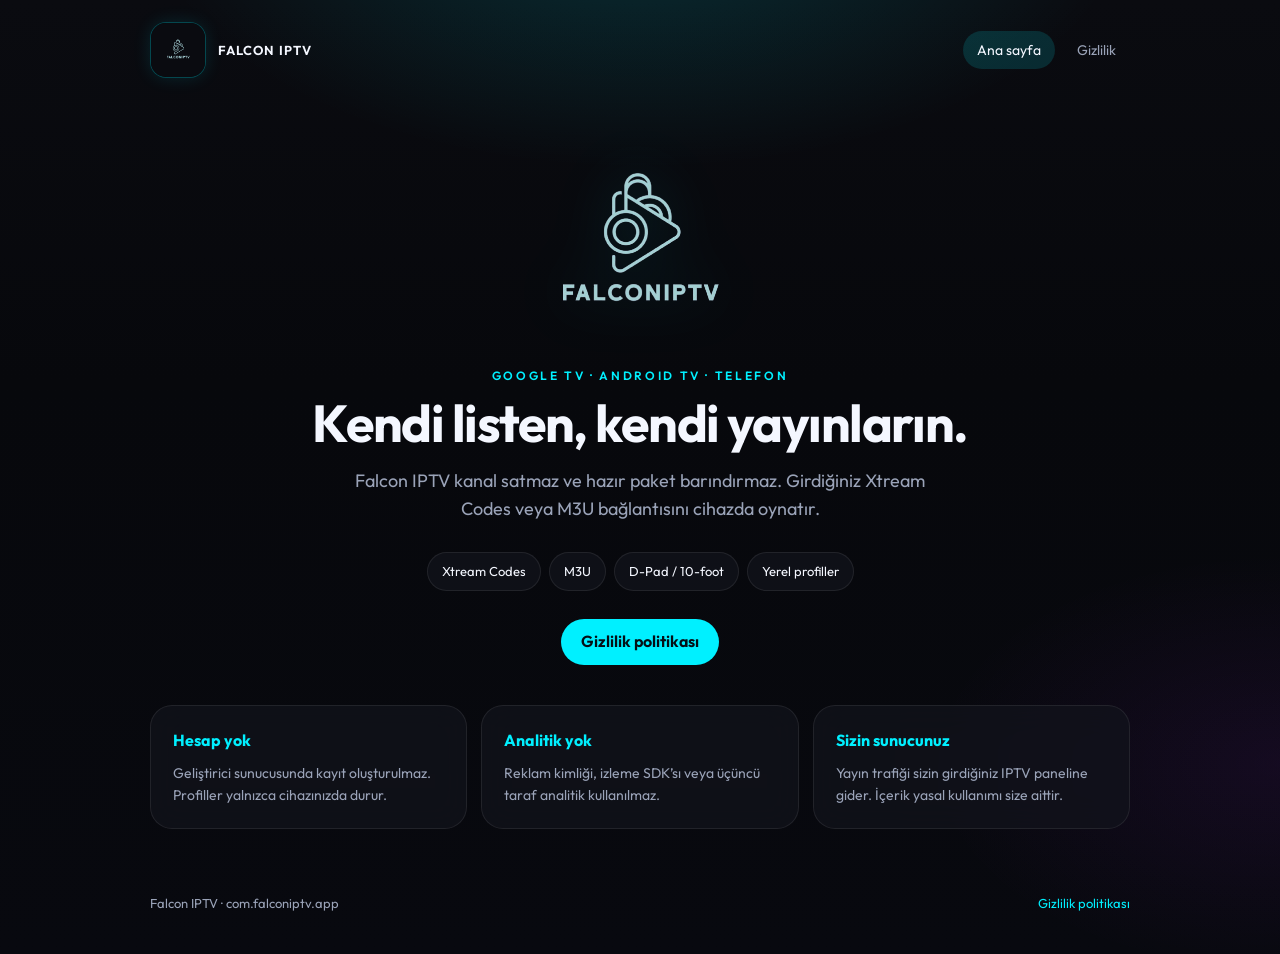
<file: docs/index.html>
<!DOCTYPE html>
<html lang="tr">
<head>
  <meta charset="utf-8"/>
  <meta name="viewport" content="width=device-width, initial-scale=1"/>
  <title>Falcon IPTV</title>
  <meta name="description" content="Falcon IPTV, kendi Xtream Codes veya M3U bağlantınızı Google TV, Android TV ve telefonda oynatan bir istemcidir."/>
  <link rel="icon" href="assets/icon.png"/>
  <link rel="apple-touch-icon" href="assets/icon.png"/>
  <link rel="preconnect" href="https://fonts.googleapis.com"/>
  <link rel="preconnect" href="https://fonts.gstatic.com" crossorigin/>
  <link href="https://fonts.googleapis.com/css2?family=Outfit:wght@400;500;650;700&display=swap" rel="stylesheet"/>
  <link rel="stylesheet" href="styles.css"/>
</head>
<body>
  <div class="wrap">
    <header class="site-header">
      <a class="brand" href="index.html">
        <img src="assets/icon.png" alt="Falcon IPTV"/>
        <span class="brand-name">FALCON IPTV</span>
      </a>
      <nav class="nav">
        <a class="is-active" href="index.html">Ana sayfa</a>
        <a href="privacy.html">Gizlilik</a>
      </nav>
    </header>

    <section class="hero">
      <img class="hero-logo" src="assets/falcon_logo.png" alt="Falcon IPTV logo"/>
      <p class="kicker">GOOGLE TV · ANDROID TV · TELEFON</p>
      <h1>Kendi listen, kendi yayınların.</h1>
      <p class="lede">
        Falcon IPTV kanal satmaz ve hazır paket barındırmaz. Girdiğiniz Xtream Codes
        veya M3U bağlantısını cihazda oynatır.
      </p>
      <ul class="pills">
        <li>Xtream Codes</li>
        <li>M3U</li>
        <li>D-Pad / 10-foot</li>
        <li>Yerel profiller</li>
      </ul>
      <a class="btn" href="privacy.html">Gizlilik politikası</a>
    </section>

    <section class="grid">
      <article class="card">
        <h2>Hesap yok</h2>
        <p>Geliştirici sunucusunda kayıt oluşturulmaz. Profiller yalnızca cihazınızda durur.</p>
      </article>
      <article class="card">
        <h2>Analitik yok</h2>
        <p>Reklam kimliği, izleme SDK’sı veya üçüncü taraf analitik kullanılmaz.</p>
      </article>
      <article class="card">
        <h2>Sizin sunucunuz</h2>
        <p>Yayın trafiği sizin girdiğiniz IPTV paneline gider. İçerik yasal kullanımı size aittir.</p>
      </article>
    </section>

    <footer>
      <span>Falcon IPTV · com.falconiptv.app</span>
      <a href="privacy.html">Gizlilik politikası</a>
    </footer>
  </div>
</body>
</html>
</file>
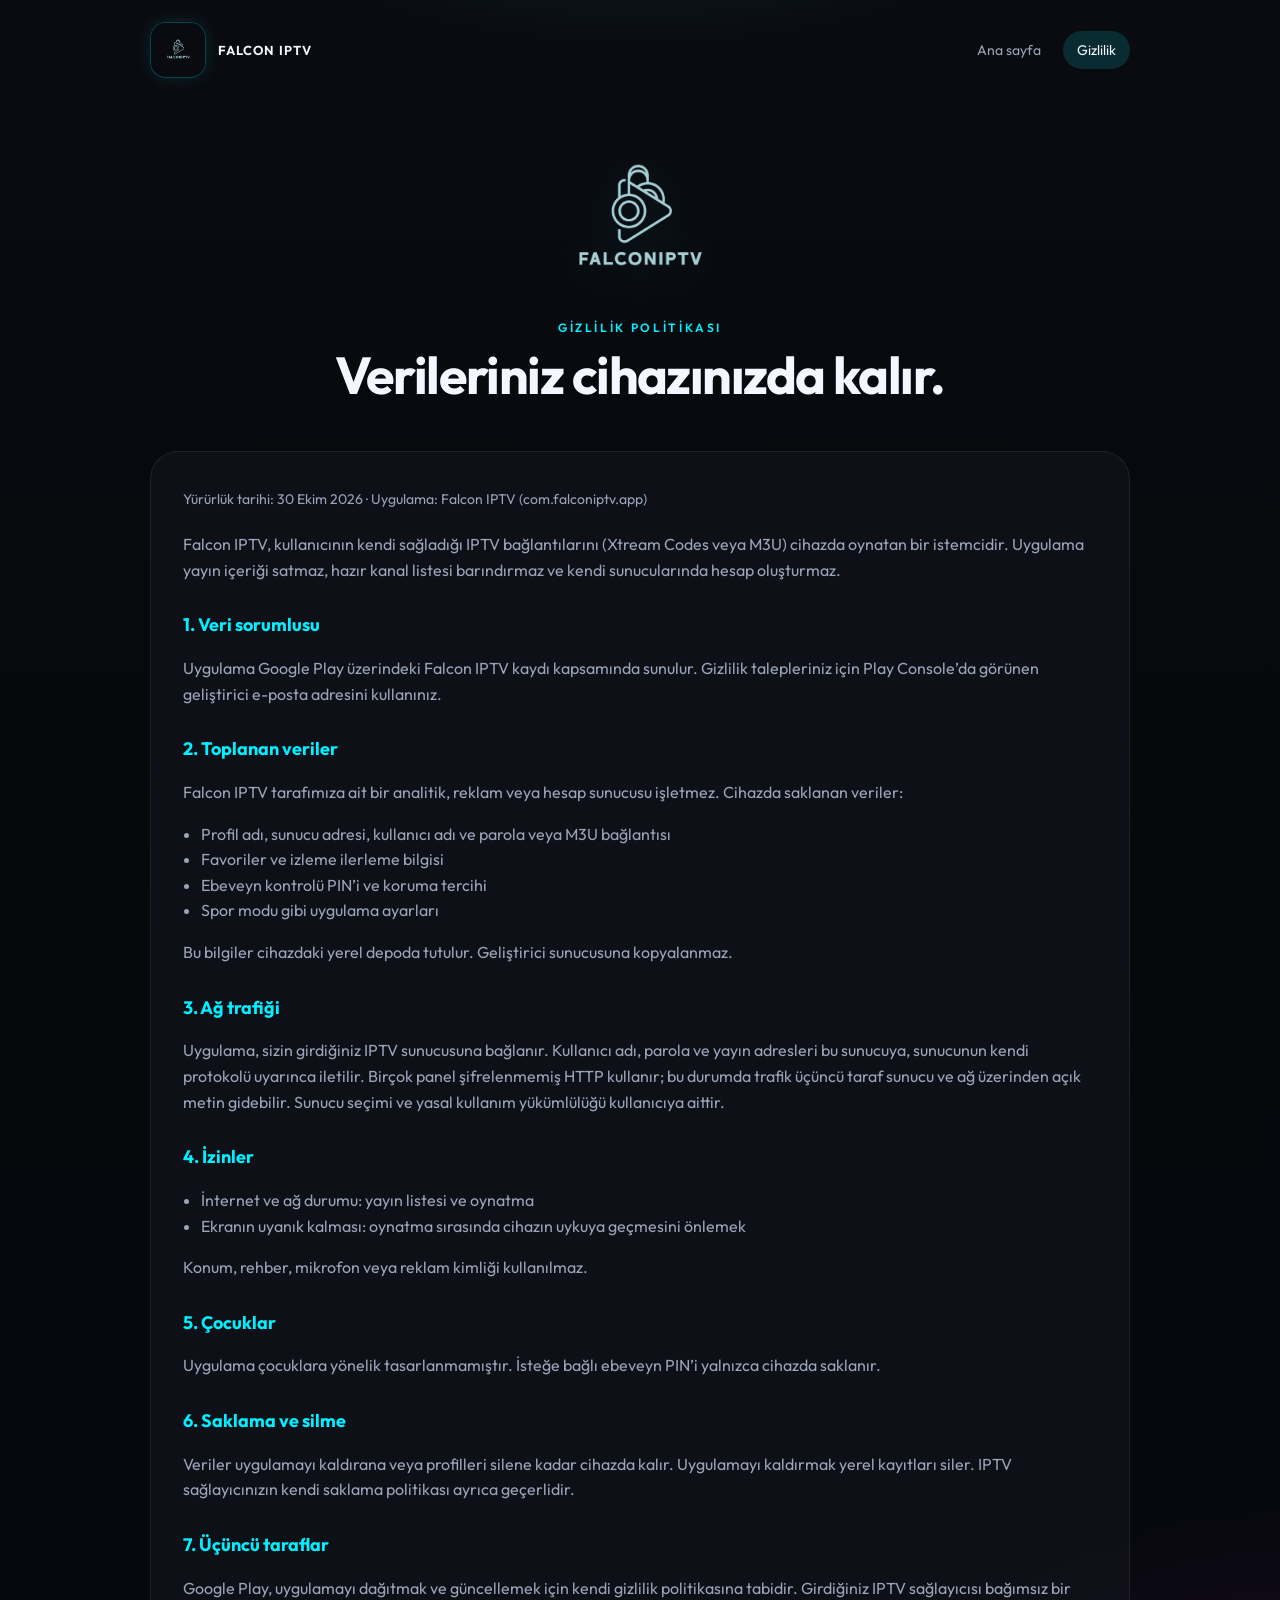
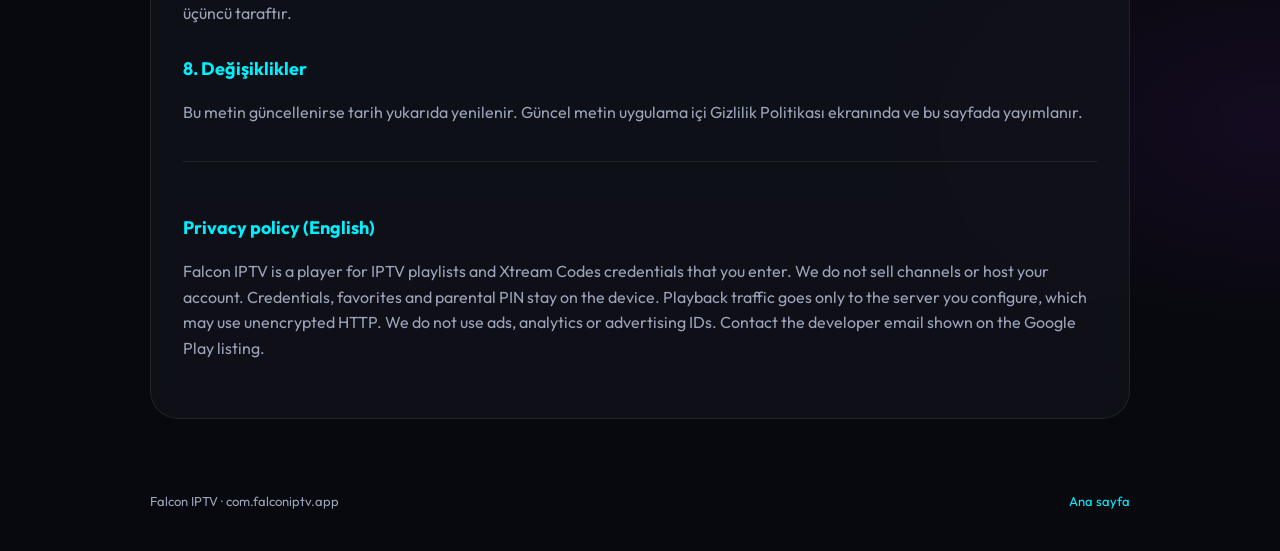
<file: docs/privacy.html>
<!DOCTYPE html>
<html lang="tr">
<head>
  <meta charset="utf-8"/>
  <meta name="viewport" content="width=device-width, initial-scale=1"/>
  <title>Falcon IPTV Gizlilik Politikası</title>
  <meta name="description" content="Falcon IPTV gizlilik politikası. Veriler cihazda saklanır; analitik ve reklam yoktur."/>
  <link rel="icon" href="assets/icon.png"/>
  <link rel="apple-touch-icon" href="assets/icon.png"/>
  <link rel="preconnect" href="https://fonts.googleapis.com"/>
  <link rel="preconnect" href="https://fonts.gstatic.com" crossorigin/>
  <link href="https://fonts.googleapis.com/css2?family=Outfit:wght@400;500;650;700&display=swap" rel="stylesheet"/>
  <link rel="stylesheet" href="styles.css"/>
</head>
<body>
  <div class="wrap">
    <header class="site-header">
      <a class="brand" href="index.html">
        <img src="assets/icon.png" alt="Falcon IPTV"/>
        <span class="brand-name">FALCON IPTV</span>
      </a>
      <nav class="nav">
        <a href="index.html">Ana sayfa</a>
        <a class="is-active" href="privacy.html">Gizlilik</a>
      </nav>
    </header>

    <section class="hero" style="padding-bottom: 8px;">
      <img class="hero-logo" src="assets/falcon_logo.png" alt="Falcon IPTV logo" style="width: min(220px, 58vw);"/>
      <p class="kicker">GİZLİLİK POLİTİKASI</p>
      <h1>Verileriniz cihazınızda kalır.</h1>
    </section>

    <article class="article">
      <p class="meta">Yürürlük tarihi: 30 Ekim 2026 · Uygulama: Falcon IPTV (com.falconiptv.app)</p>

      <p>
        Falcon IPTV, kullanıcının kendi sağladığı IPTV bağlantılarını (Xtream Codes veya M3U)
        cihazda oynatan bir istemcidir. Uygulama yayın içeriği satmaz, hazır kanal listesi
        barındırmaz ve kendi sunucularında hesap oluşturmaz.
      </p>

      <h2>1. Veri sorumlusu</h2>
      <p>
        Uygulama Google Play üzerindeki Falcon IPTV kaydı kapsamında sunulur. Gizlilik
        talepleriniz için Play Console’da görünen geliştirici e-posta adresini kullanınız.
      </p>

      <h2>2. Toplanan veriler</h2>
      <p>Falcon IPTV tarafımıza ait bir analitik, reklam veya hesap sunucusu işletmez. Cihazda saklanan veriler:</p>
      <ul>
        <li>Profil adı, sunucu adresi, kullanıcı adı ve parola veya M3U bağlantısı</li>
        <li>Favoriler ve izleme ilerleme bilgisi</li>
        <li>Ebeveyn kontrolü PIN’i ve koruma tercihi</li>
        <li>Spor modu gibi uygulama ayarları</li>
      </ul>
      <p>
        Bu bilgiler cihazdaki yerel depoda tutulur. Geliştirici sunucusuna kopyalanmaz.
      </p>

      <h2>3. Ağ trafiği</h2>
      <p>
        Uygulama, sizin girdiğiniz IPTV sunucusuna bağlanır. Kullanıcı adı, parola ve yayın
        adresleri bu sunucuya, sunucunun kendi protokolü uyarınca iletilir. Birçok panel
        şifrelenmemiş HTTP kullanır; bu durumda trafik üçüncü taraf sunucu ve ağ üzerinden
        açık metin gidebilir. Sunucu seçimi ve yasal kullanım yükümlülüğü kullanıcıya aittir.
      </p>

      <h2>4. İzinler</h2>
      <ul>
        <li>İnternet ve ağ durumu: yayın listesi ve oynatma</li>
        <li>Ekranın uyanık kalması: oynatma sırasında cihazın uykuya geçmesini önlemek</li>
      </ul>
      <p>Konum, rehber, mikrofon veya reklam kimliği kullanılmaz.</p>

      <h2>5. Çocuklar</h2>
      <p>
        Uygulama çocuklara yönelik tasarlanmamıştır. İsteğe bağlı ebeveyn PIN’i yalnızca
        cihazda saklanır.
      </p>

      <h2>6. Saklama ve silme</h2>
      <p>
        Veriler uygulamayı kaldırana veya profilleri silene kadar cihazda kalır. Uygulamayı
        kaldırmak yerel kayıtları siler. IPTV sağlayıcınızın kendi saklama politikası ayrıca geçerlidir.
      </p>

      <h2>7. Üçüncü taraflar</h2>
      <p>
        Google Play, uygulamayı dağıtmak ve güncellemek için kendi gizlilik politikasına tabidir.
        Girdiğiniz IPTV sağlayıcısı bağımsız bir üçüncü taraftır.
      </p>

      <h2>8. Değişiklikler</h2>
      <p>
        Bu metin güncellenirse tarih yukarıda yenilenir. Güncel metin uygulama içi Gizlilik
        Politikası ekranında ve bu sayfada yayımlanır.
      </p>

      <section class="en">
        <h2>Privacy policy (English)</h2>
        <p>
          Falcon IPTV is a player for IPTV playlists and Xtream Codes credentials that you enter.
          We do not sell channels or host your account. Credentials, favorites and parental PIN
          stay on the device. Playback traffic goes only to the server you configure, which may
          use unencrypted HTTP. We do not use ads, analytics or advertising IDs. Contact the
          developer email shown on the Google Play listing.
        </p>
      </section>
    </article>

    <footer>
      <span>Falcon IPTV · com.falconiptv.app</span>
      <a href="index.html">Ana sayfa</a>
    </footer>
  </div>
</body>
</html>
</file>
<file: docs/styles.css>
:root {
  color-scheme: dark;
  --bg: #07080c;
  --bg-soft: #0c0e16;
  --surface: rgba(18, 20, 28, 0.72);
  --line: rgba(255, 255, 255, 0.08);
  --cyan: #00f0ff;
  --cyan-dim: rgba(0, 240, 255, 0.14);
  --text: #f4f7ff;
  --muted: #9aa3b8;
  --radius: 22px;
}

* { box-sizing: border-box; }

html, body {
  margin: 0;
  min-height: 100%;
}

body {
  font-family: "Outfit", system-ui, sans-serif;
  color: var(--text);
  background:
    radial-gradient(900px 480px at 50% -10%, rgba(0, 240, 255, 0.16), transparent 55%),
    radial-gradient(700px 420px at 100% 80%, rgba(176, 38, 255, 0.08), transparent 50%),
    linear-gradient(180deg, #0a0b10 0%, var(--bg) 40%, #08090f 100%);
  line-height: 1.6;
}

a { color: var(--cyan); text-decoration: none; }
a:hover { text-decoration: underline; }

.wrap {
  width: min(980px, calc(100% - 40px));
  margin: 0 auto;
}

.site-header {
  display: flex;
  align-items: center;
  justify-content: space-between;
  gap: 16px;
  padding: 22px 0 8px;
}

.brand {
  display: flex;
  align-items: center;
  gap: 12px;
  color: inherit;
  text-decoration: none;
}

.brand img {
  width: 56px;
  height: 56px;
  border-radius: 16px;
  border: 1px solid rgba(0, 240, 255, 0.28);
  background: #05060a;
  object-fit: cover;
  box-shadow: 0 0 18px rgba(0, 240, 255, 0.12);
}

.brand-name {
  font-weight: 650;
  letter-spacing: 0.08em;
  font-size: 13px;
}

.nav {
  display: flex;
  gap: 8px;
}

.nav a {
  color: var(--muted);
  text-decoration: none;
  padding: 8px 14px;
  border-radius: 999px;
  font-size: 14px;
}

.nav a:hover,
.nav a.is-active {
  color: var(--text);
  background: var(--cyan-dim);
  text-decoration: none;
}

.hero {
  text-align: center;
  padding: 48px 0 28px;
}

.hero-logo {
  width: min(280px, 70vw);
  height: auto;
  margin: 0 auto 8px;
  display: block;
  filter: drop-shadow(0 0 28px rgba(0, 240, 255, 0.18));
}

.kicker {
  color: var(--cyan);
  letter-spacing: 0.22em;
  font-size: 12px;
  font-weight: 600;
  margin: 0 0 10px;
}

h1 {
  font-size: clamp(32px, 5vw, 52px);
  line-height: 1.1;
  margin: 0 0 14px;
  letter-spacing: -0.03em;
}

.lede {
  max-width: 620px;
  margin: 0 auto 28px;
  color: var(--muted);
  font-size: 18px;
}

.pills {
  display: flex;
  flex-wrap: wrap;
  justify-content: center;
  gap: 8px;
  margin: 0 0 28px;
  padding: 0;
  list-style: none;
}

.pills li {
  border: 1px solid var(--line);
  background: var(--surface);
  border-radius: 999px;
  padding: 8px 14px;
  font-size: 13px;
  color: var(--text);
}

.btn {
  display: inline-flex;
  align-items: center;
  justify-content: center;
  min-height: 46px;
  padding: 0 20px;
  border-radius: 999px;
  background: var(--cyan);
  color: #041016;
  font-weight: 650;
  text-decoration: none;
}

.btn:hover { filter: brightness(1.05); text-decoration: none; }

.grid {
  display: grid;
  grid-template-columns: repeat(3, 1fr);
  gap: 14px;
  padding: 12px 0 64px;
}

.card {
  background: var(--surface);
  border: 1px solid var(--line);
  border-radius: var(--radius);
  padding: 22px;
  backdrop-filter: blur(16px);
}

.card h2 {
  margin: 0 0 8px;
  font-size: 16px;
  color: var(--cyan);
}

.card p {
  margin: 0;
  color: var(--muted);
  font-size: 14px;
}

.article {
  background: var(--surface);
  border: 1px solid var(--line);
  border-radius: 28px;
  padding: 36px 32px 40px;
  margin: 24px 0 72px;
  backdrop-filter: blur(16px);
}

.meta {
  color: var(--muted);
  margin: 0 0 22px;
  font-size: 14px;
}

.article h2 {
  font-size: 18px;
  color: var(--cyan);
  margin: 28px 0 8px;
}

.article p,
.article li {
  color: var(--muted);
}

.article ul {
  padding-left: 18px;
}

.en {
  margin-top: 36px;
  padding-top: 24px;
  border-top: 1px solid var(--line);
}

footer {
  color: var(--muted);
  font-size: 13px;
  padding: 0 0 40px;
  display: flex;
  justify-content: space-between;
  gap: 12px;
  flex-wrap: wrap;
}

@media (max-width: 760px) {
  .grid { grid-template-columns: 1fr; }
  .article { padding: 24px 18px 32px; }
  .hero { padding: 28px 0 16px; }
  .hero-logo { width: min(200px, 64vw); }
}
</file>
